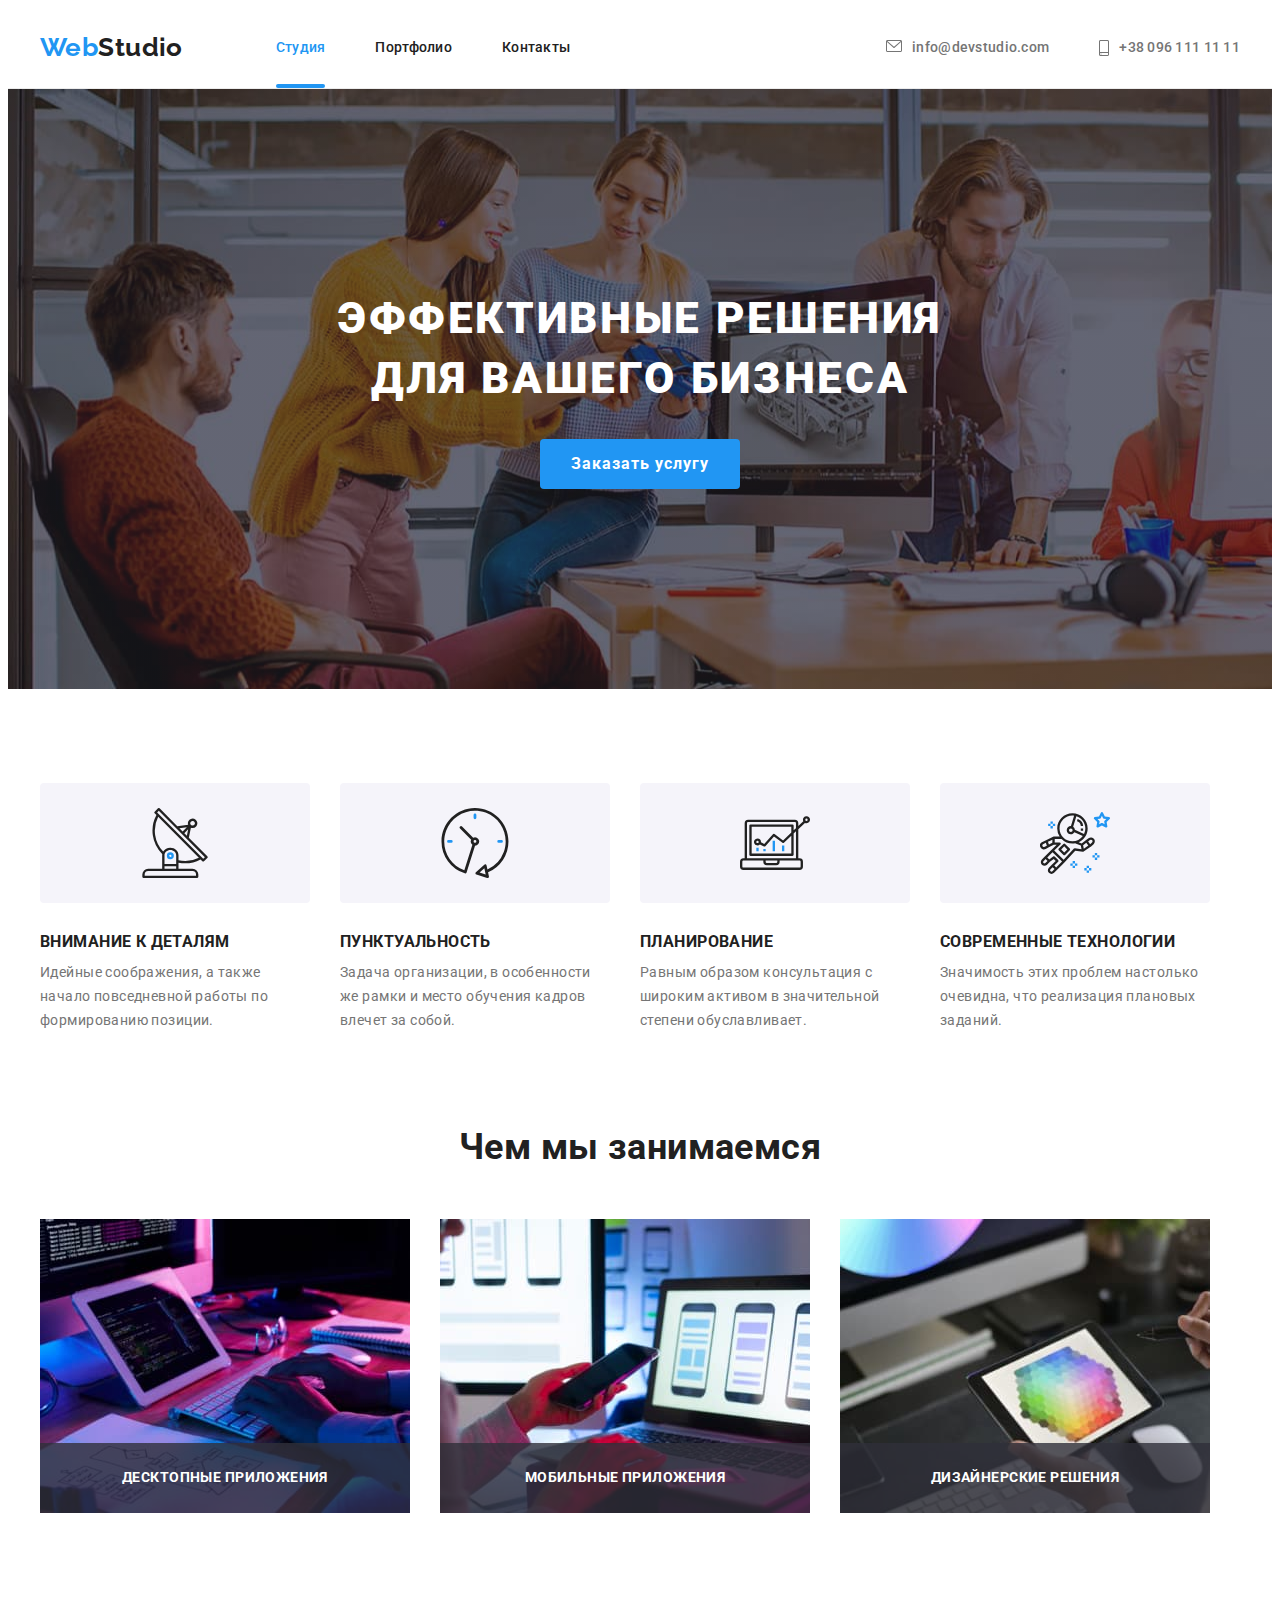
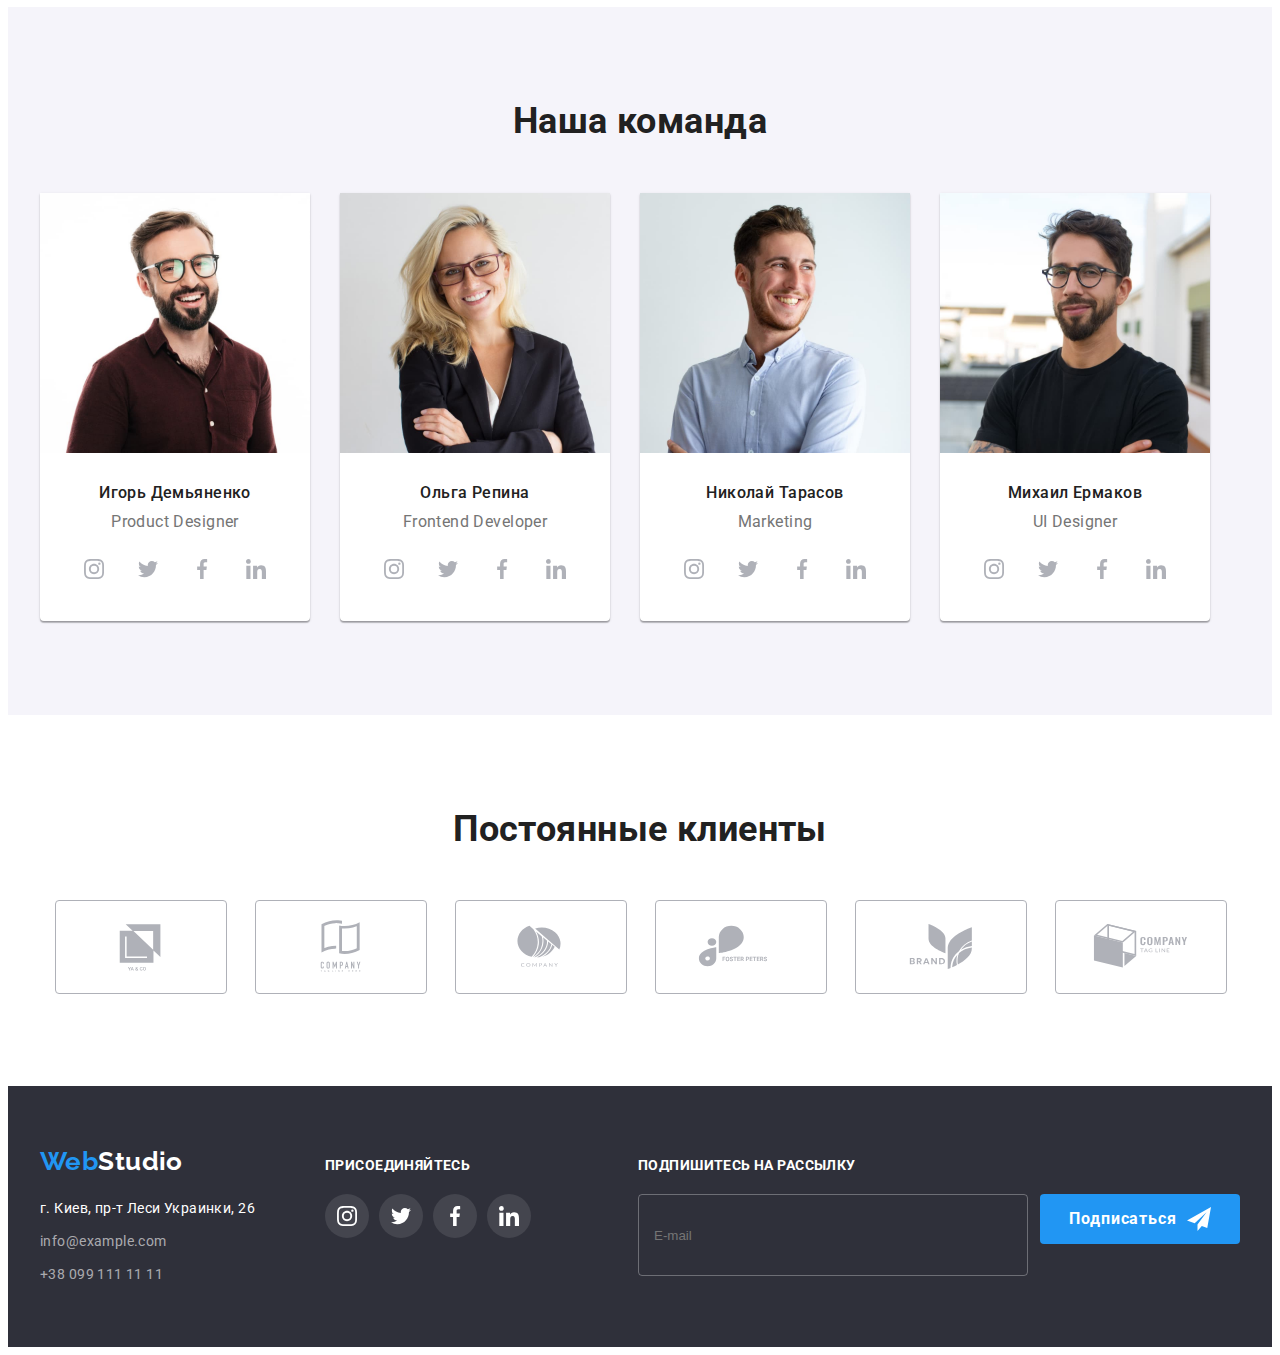
<file: index.html>
<!DOCTYPE html>
<html lang="ru">
  <head>
    <meta charset="UTF-8" />
    <title>Студия</title>
    <link rel="preconnect" href="https://fonts.googleapis.com" />
    <link rel="preconnect" href="https://fonts.gstatic.com" crossorigin />
    <link
      href="https://fonts.googleapis.com/css2?family=Raleway:wght@700&family=Roboto:wght@400;500;700;900&display=swap"
      rel="stylesheet"
    />
    <link
      rel="stylesheet"
      href="https://cdnjs.cloudflare.com/ajax/libs/modern-normalize/1.1.0/modern-normalize.min.css"
      integrity="sha512-wpPYUAdjBVSE4KJnH1VR1HeZfpl1ub8YT/NKx4PuQ5NmX2tKuGu6U/JRp5y+Y8XG2tV+wKQpNHVUX03MfMFn9Q=="
      crossorigin="anonymous"
      referrerpolicy="no-referrer"
    />
    <link rel="stylesheet" href="./css/main.min.css" />
  </head>
  <body>
    <!-- ======= Header ======= -->

    <header class="header">
      <div class="container header__container">
        <nav class="site-nav">
          <a href="" class="logo header__logo"><span class="logo--accent">Web</span>Studio</a>

          <ul class="nav">
            <li class="nav__item">
              <a href="" class="nav__link nav__link--current">Студия</a>
            </li>

            <li class="nav__item">
              <a href="./portfolio.html" class="nav__link">Портфолио </a>
            </li>

            <li class="nav__item"><a href="" class="nav__link">Контакты</a></li>
          </ul>
        </nav>

        <ul class="contacts">
          <li class="contacts__item">
            <a href="mailto:info@devstudio.com" class="contacts__link">
              <svg class="contacts__icon" width="16" height="12">
                <use href="./images/icons.svg#icon-envelope"></use>
              </svg>
              info@devstudio.com
            </a>
          </li>

          <li class="contacts__item">
            <a href="tel:+380961111111" class="contacts__link">
              <svg class="contacts__icon" width="10" height="16">
                <use href="./images/icons.svg#icon-smartphone"></use>
              </svg>
              +38 096 111 11 11</a
            >
          </li>
        </ul>
      </div>
    </header>
    <main>
      <!-- ======= Hero  ======= -->

      <section class="hero">
        <div class="container">
          <h1 class="hero__title">
            Эффективные решения<br />
            для вашего бизнеса
          </h1>
          <button type="button" class="btn hero__btn" data-modal-open>Заказать услугу</button>
        </div>
      </section>

      <!-- ======= Модальное окно ======= -->
      <div class="backdrop backdrop--is-hidden" data-modal>
        <div class="modal">
          <button type="button" class="modal__close-btn" data-modal-close>
            <svg height="11" width="11" class="modal__close-icon">
              <use href="./images/icons.svg#icon-close-btn"></use>
            </svg>
          </button>

          <!-- ======= Плавающий label без id ======= -->
          <form class="form">
            <b class="form__title">Оставьте свои данные, мы вам перезвоним</b>
            <div>
              <label class="form__field">
                <input
                  type="text"
                  class="form__input"
                  name="user-name"
                  autofocus
                  required
                  minlength="2"
                  placeholder=" "
                />
                <span class="form__label">Имя*</span>
                <svg class="form__icon" width="18" height="18">
                  <use href="./images/icons.svg#icon-person-modal"></use>
                </svg>
              </label>

              <label class="form__field">
                <input
                  type="tel"
                  class="form__input"
                  name="tel"
                  required
                  minlength="10"
                  title="+380505055050"
                  placeholder=" "
                />
                <span class="form__label">Телефон*</span>
                <svg class="form__icon" width="18" height="18">
                  <use href="./images/icons.svg#icon-phone-modal"></use>
                </svg>
              </label>

              <label class="form__field">
                <input type="email" class="form__input" name="email" required placeholder=" " />
                <span class="form__label">Почта*</span>
                <svg class="form__icon" width="18" height="18">
                  <use href="./images/icons.svg#icon-email-modal"></use>
                </svg>
              </label>
            </div>

            <!-- === -->
            <div class="comment">
              <label for="comment" class="comment__label">Комментарий</label>
              <textarea
                class="comment__input"
                name="comment"
                id="comment"
                placeholder="Введите текст"
              ></textarea>
            </div>
            <div class="policy">
              <label class="policy__field">
                <input type="checkbox" class="policy__checkbox" name="policy" required />
                <span class="policy__icon"></span>
                <span class="policy__label">Соглашаюсь с рассылкой и принимаю</span>
                <a href="#" class="policy__link">Условия договора</a>
              </label>
            </div>

            <button type="submit" class="btn form__btn">Отправить</button>
          </form>
        </div>
      </div>

      <!-- ======= Форма с id ======= -->
      <!-- <form>
            <h2 class="modal-title">Оставьте свои данные, мы вам перезвоним</h2>
            <div class="form-field">
              <label for="user-name" class="form-label">Имя</label>
              <input type="text" class="form-input" id="user-name" />

              <svg class="form-icon" width="18" height="18">
                <use href="./images/icons.svg#icon-person-modal"></use>
              </svg>
            </div>

            <div class="form-field">
              <label for="user-tel" class="form-label">Телефон</label>
              <input type="tel" class="form-input" id="user-tel" />

              <svg class="form-icon" width="18" height="18">
                <use href="./images/icons.svg#icon-phone-modal"></use>
              </svg>
            </div>

            <div class="form-field">
              <label for="user-email" class="form-label">Почта</label>
              <input type="email" class="form-input" id="user-email" />

              <svg class="form-icon" width="18" height="18">
                <use href="./images/icons.svg#icon-email-modal"></use>
              </svg>
            </div>
              </form> -->

      <!-- ======= -->

      <!-- ======= Особенности  ======= -->

      <section class="section section--no-indent">
        <div class="container">
          <h2 class="section__title section__title--is-hidden">Особенности нашей работы</h2>

          <ul class="features">
            <li class="features__item">
              <div class="features__icon-box">
                <svg class="features__icon" width="70px" height="70px">
                  <use href="./images/icons.svg#icon-antenna-1"></use>
                </svg>
              </div>
              <h3 class="features__title">Внимание к деталям</h3>
              <p>
                Идейные соображения, а также начало повседневной работы по формированию позиции.
              </p>
            </li>

            <li class="features__item">
              <div class="features__icon-box">
                <svg class="icon" width="70px" height="70px">
                  <use href="./images/icons.svg#icon-clock-2"></use>
                </svg>
              </div>
              <h3 class="features__title">Пунктуальность</h3>
              <p>
                Задача организации, в особенности же рамки и место обучения кадров влечет за собой.
              </p>
            </li>

            <li class="features__item">
              <div class="features__icon-box">
                <svg class="features__icon" width="70px" height="70px">
                  <use href="./images/icons.svg#icon-diagram-3"></use>
                </svg>
              </div>
              <h3 class="features__title">Планирование</h3>
              <p>
                Равным образом консультация с широким активом в значительной степени обуславливает.
              </p>
            </li>

            <li class="features__item">
              <div class="features__icon-box">
                <svg class="features__icon" width="70px" height="70px">
                  <use href="./images/icons.svg#icon-astronaut-4"></use>
                </svg>
              </div>
              <h3 class="features__title">Современные технологии</h3>
              <p>Значимость этих проблем настолько очевидна, что реализация плановых заданий.</p>
            </li>
          </ul>
        </div>
      </section>

      <!-- ======= Чем мы занимаемся ======= -->

      <section class="section">
        <div class="container">
          <h2 class="section__title">Чем мы занимаемся</h2>
          <ul class="works">
            <li class="works__item">
              <img src="./images/box1.jpg" alt="Рабочий стол программиста" width="370" />
              <p class="works__text">Десктопные приложения</p>
            </li>

            <li class="works__item">
              <img src="./images/box2.jpg" alt="Работа над адаптивной версткой" width="370" />
              <p class="works__text">Мобильные приложения</p>
            </li>

            <li class="works__item">
              <img src="./images/box3.jpg" alt="Планшет дизайнера" width="370" />
              <p class="works__text">Дизайнерские решения</p>
            </li>
          </ul>
        </div>
      </section>

      <!-- ======= Команда  ======= -->

      <section class="section section--other-bcg">
        <div class="container">
          <h2 class="section__title">Наша команда</h2>
          <ul class="team">
            <li class="team__item">
              <img src="./images/ourteam1.jpg" alt="Портрет Игоря Демьяненко" width="270" />
              <div class="team__info">
                <h3 class="team__title">Игорь Демьяненко</h3>
                <p class="team__text" lang="en">Product Designer</p>

                <ul class="social">
                  <li class="social__item">
                    <a href="#" class="social__link" aria-label="Instagram">
                      <svg class="social__icon" width="20" height="20">
                        <use href="./images/icons.svg#icon-instagram"></use>
                      </svg>
                    </a>
                  </li>
                  <li class="social__item">
                    <a href="#" class="social__link" aria-label="Twitter">
                      <svg class="social__icon" width="20" height="20">
                        <use href="./images/icons.svg#icon-twitter"></use>
                      </svg>
                    </a>
                  </li>
                  <li class="social__item">
                    <a href="#" class="social__link" aria-label="Facebook">
                      <svg class="social__icon" width="20" height="20">
                        <use href="./images/icons.svg#icon-facebook"></use>
                      </svg>
                    </a>
                  </li>
                  <li class="social__item">
                    <a href="#" class="social__link" aria-label="Linkedin">
                      <svg class="social__icon" width="20" height="20">
                        <use href="./images/icons.svg#icon-linkedin"></use>
                      </svg>
                    </a>
                  </li>
                </ul>
              </div>
            </li>

            <li class="team__item">
              <img src="./images/ourteam2.jpg" alt="Портрет Ольги Репиной" width="270" />
              <div class="team__info">
                <h3 class="team__title">Ольга Репина</h3>
                <p class="team__text" lang="en">Frontend Developer</p>

                <ul class="social">
                  <li class="social__item">
                    <a href="#" class="social__link" aria-label="Instagram">
                      <svg class="social__icon" width="20" height="20">
                        <use href="./images/icons.svg#icon-instagram"></use>
                      </svg>
                    </a>
                  </li>
                  <li class="social__item">
                    <a href="#" class="social__link" aria-label="Twitter">
                      <svg class="social__icon" width="20" height="20">
                        <use href="./images/icons.svg#icon-twitter"></use>
                      </svg>
                    </a>
                  </li>
                  <li class="social__item">
                    <a href="#" class="social__link" aria-label="Facebook">
                      <svg class="social__icon" width="20" height="20">
                        <use href="./images/icons.svg#icon-facebook"></use>
                      </svg>
                    </a>
                  </li>
                  <li class="social__item">
                    <a href="#" class="social__link" aria-label="Linkedin">
                      <svg class="social__icon" width="20" height="20">
                        <use href="./images/icons.svg#icon-linkedin"></use>
                      </svg>
                    </a>
                  </li>
                </ul>
              </div>
            </li>

            <li class="team__item">
              <img src="./images/ourteam3.jpg" alt="Портрет Николая Тарасова" width="270" />
              <div class="team__info">
                <h3 class="team__title">Николай Тарасов</h3>
                <p class="team__text" lang="en">Marketing</p>

                <ul class="social">
                  <li class="social__item">
                    <a href="#" class="social__link" aria-label="Instagram">
                      <svg class="social__icon" width="20" height="20">
                        <use href="./images/icons.svg#icon-instagram"></use>
                      </svg>
                    </a>
                  </li>
                  <li class="social__item">
                    <a href="#" class="social__link" aria-label="Twitter">
                      <svg class="social__icon" width="20" height="20">
                        <use href="./images/icons.svg#icon-twitter"></use>
                      </svg>
                    </a>
                  </li>
                  <li class="social__item">
                    <a href="#" class="social__link" aria-label="Facebook">
                      <svg class="social__icon" width="20" height="20">
                        <use href="./images/icons.svg#icon-facebook"></use>
                      </svg>
                    </a>
                  </li>
                  <li class="social__item">
                    <a href="#" class="social__link" aria-label="Linkedin">
                      <svg class="social__icon" width="20" height="20">
                        <use href="./images/icons.svg#icon-linkedin"></use>
                      </svg>
                    </a>
                  </li>
                </ul>
              </div>
            </li>

            <li class="team__item">
              <img src="./images/ourteam4.jpg" alt="Портрет Михаила Ермакова" width="270" />
              <div class="team__info">
                <h3 class="team__title">Михаил Ермаков</h3>
                <p class="team__text" lang="en">UI Designer</p>

                <ul class="social">
                  <li class="social__item">
                    <a href="#" class="social__link" aria-label="Instagram">
                      <svg class="social__icon" width="20" height="20">
                        <use href="./images/icons.svg#icon-instagram"></use>
                      </svg>
                    </a>
                  </li>
                  <li class="social__item">
                    <a href="#" class="social__link" aria-label="Twitter">
                      <svg class="social__icon" width="20" height="20">
                        <use href="./images/icons.svg#icon-twitter"></use>
                      </svg>
                    </a>
                  </li>
                  <li class="social__item">
                    <a href="#" class="social__link" aria-label="Facebook">
                      <svg class="social__icon" width="20" height="20">
                        <use href="./images/icons.svg#icon-facebook"></use>
                      </svg>
                    </a>
                  </li>
                  <li class="social__item">
                    <a href="#" class="social__link" aria-label="Linkedin">
                      <svg class="social__icon" width="20" height="20">
                        <use href="./images/icons.svg#icon-linkedin"></use>
                      </svg>
                    </a>
                  </li>
                </ul>
              </div>
            </li>
          </ul>
        </div>
      </section>

      <!-- ======= >Постоянные клиенты ======= -->

      <section class="section">
        <div class="container">
          <h2 class="section__title">Постоянные клиенты</h2>
          <div class="">
            <ul class="customers">
              <li class="customers__item">
                <a href="#" class="customers__link">
                  <svg class="customers__icon" width="106" height="60">
                    <use href="./images/icons.svg#icon-Logo-1"></use>
                  </svg>
                </a>
              </li>
              <li class="customers__item">
                <a href="#" class="customers__link">
                  <svg class="customers__icon" width="106" height="60">
                    <use href="./images/icons.svg#icon-Logo-2"></use>
                  </svg>
                </a>
              </li>
              <li class="customers__item">
                <a href="#" class="customers__link">
                  <svg class="customers__icon" width="106" height="60">
                    <use href="./images/icons.svg#icon-Logo-3"></use>
                  </svg>
                </a>
              </li>
              <li class="customers__item">
                <a href="#" class="customers__link">
                  <svg class="customers__icon" width="106" height="60">
                    <use href="./images/icons.svg#icon-Logo-4"></use>
                  </svg>
                </a>
              </li>
              <li class="customers__item">
                <a href="#" class="customers__link">
                  <svg class="customers__icon" width="106" height="60">
                    <use href="./images/icons.svg#icon-Logo-5"></use>
                  </svg>
                </a>
              </li>
              <li class="customers__item">
                <a href="#" class="customers__link">
                  <svg class="customers__icon" width="106" height="60">
                    <use href="./images/icons.svg#icon-Logo-6"></use>
                  </svg>
                </a>
              </li>
            </ul>
          </div>
        </div>
      </section>
    </main>

    <!-- ======= Footer  ======= -->

    <footer class="footer-section">
      <div class="container footer">
        <div class="footer__contacts">
          <a href="" class="logo footer__logo"><span class="logo--accent">Web</span>Studio</a>
          <address class="address">
            <ul>
              <li class="address__item">
                <a
                  href="https://goo.gl/maps/BYi2ewcJTZ7RtbM76"
                  target="_blank"
                  class="address__map-link"
                >
                  г. Киев, пр-т Леси Украинки, 26
                </a>
              </li>

              <li class="address__item">
                <a href="mailto:info@example.com" class="address__link"> info@example.com</a>
              </li>

              <li class="address__item">
                <a href="tel:+380991111111" class="address__link"> +38 099 111 11 11 </a>
              </li>
            </ul>
          </address>
        </div>

        <div class="join">
          <p class="join__text">присоединяйтесь</p>

          <ul class="join__list">
            <li class="join__item">
              <a href="#" class="join__link"
                ><svg width="20" height="20">
                  <use href="./images/icons.svg#icon-instagram-footer"></use>
                </svg>
              </a>
            </li>
            <li class="join__item">
              <a href="#" class="join__link"
                ><svg width="20" height="20">
                  <use href="./images/icons.svg#icon-twitter-footer"></use>
                </svg>
              </a>
            </li>
            <li class="join__item">
              <a href="#" class="join__link">
                <svg width="20" height="20">
                  <use href="./images/icons.svg#icon-facebook-footer"></use>
                </svg>
              </a>
            </li>
            <li class="join__item">
              <a href="#" class="join__link"
                ><svg class="width" ="20" height="20">
                  <use href="./images/icons.svg#icon-linkedin-footer"></use>
                </svg>
              </a>
            </li>
          </ul>
        </div>

        <div class="subscribe">
          <label for="subscribe-email" class="subscribe__text">Подпишитесь на рассылку</label>
          <form class="subscribe__form">
            <input
              type="email"
              class="subscribe__input"
              name="email"
              id="subscribe-email"
              placeholder="E-mail"
              autocomplete="email"
            />

            <button type="submit" class="btn subscribe__btn">
              Подписаться
              <svg width="24" height="24 " class="btn__icon">
                <use href="./images/icons.svg#icon-icon-send"></use>
              </svg>
            </button>
          </form>
        </div>
      </div>
    </footer>
    <script src="./js/modal.js"></script>
  </body>
</html>
</file>
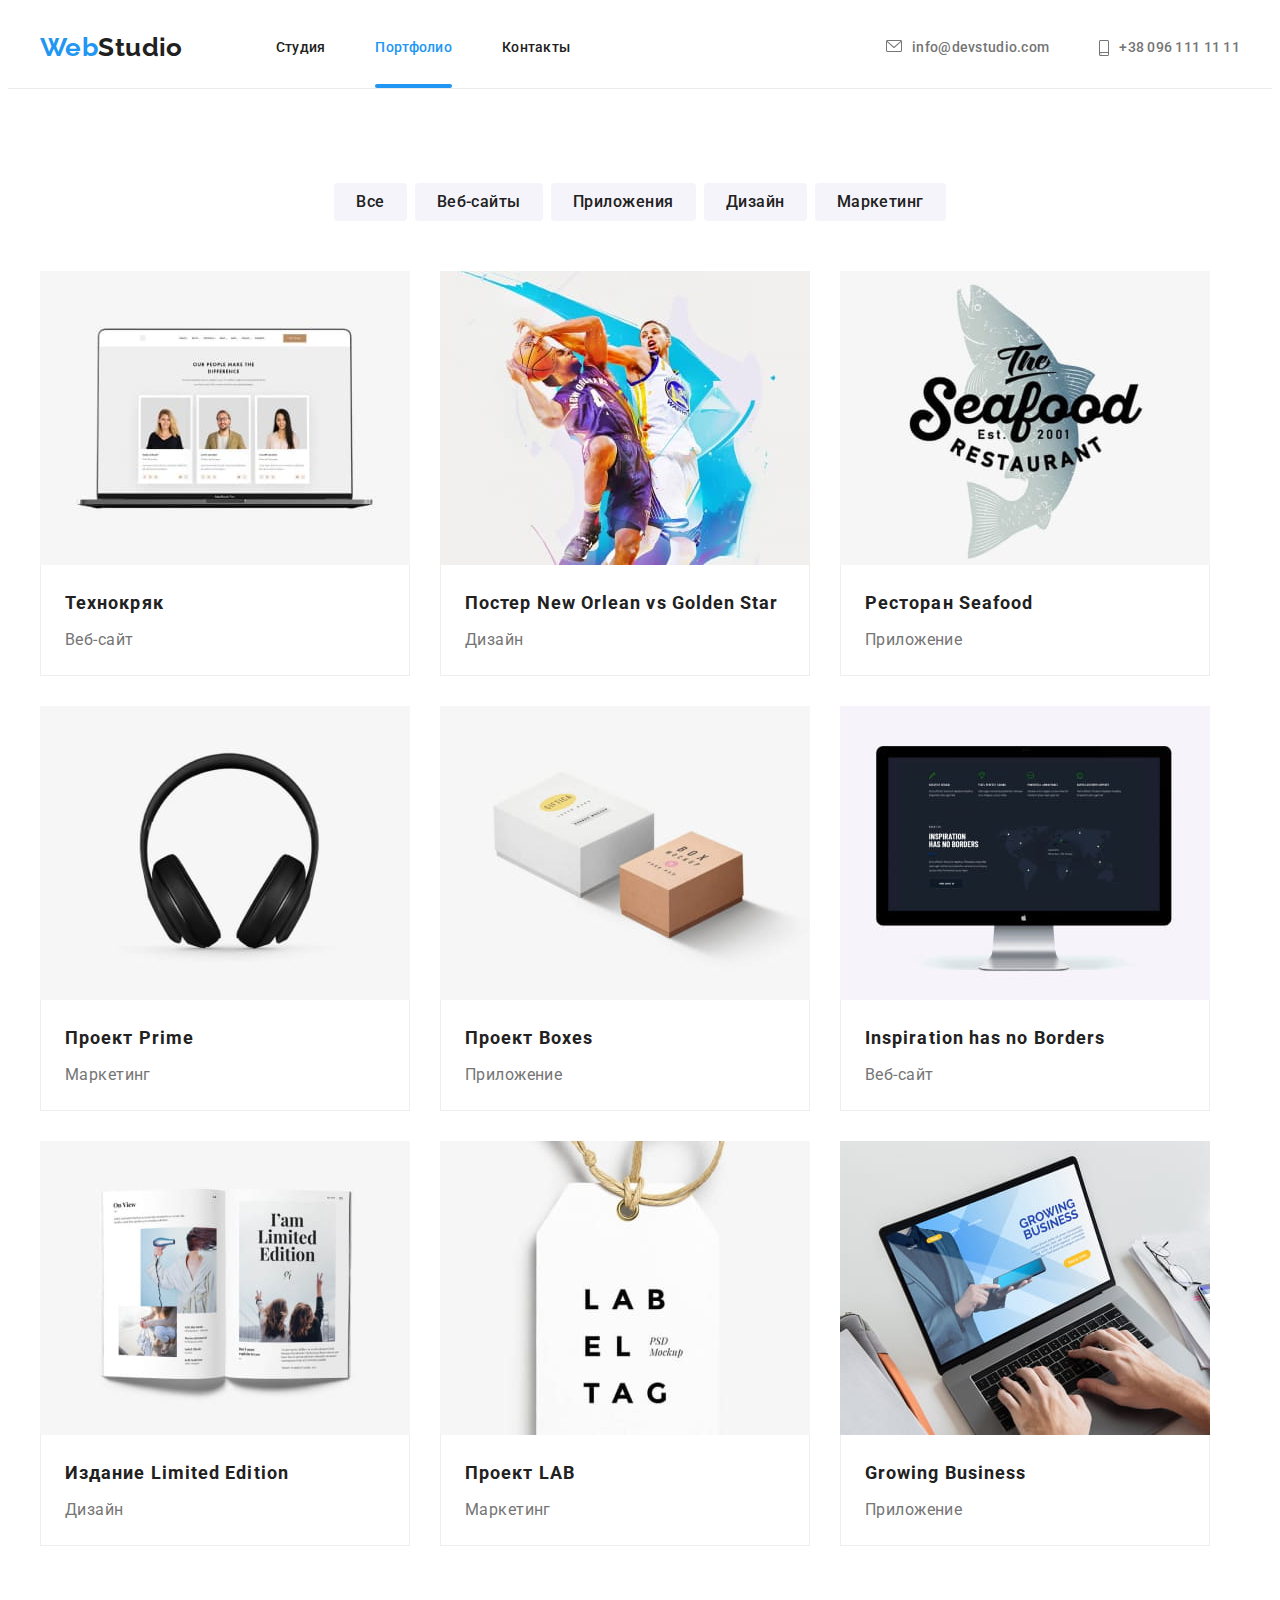
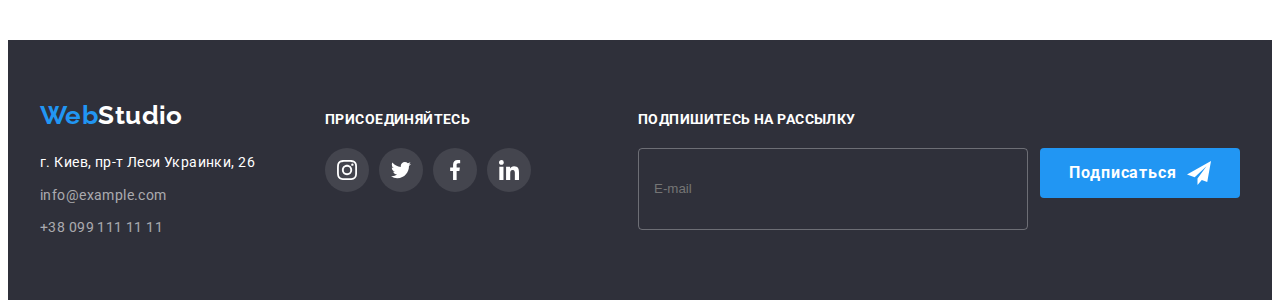
<file: portfolio.html>
<!DOCTYPE html>
<html lang="ru">
  <head>
    <meta charset="UTF-8" />
    <title>Портфолио</title>
    <link rel="preconnect" href="https://fonts.googleapis.com" />
    <link rel="preconnect" href="https://fonts.gstatic.com" crossorigin />
    <link
      href="https://fonts.googleapis.com/css2?family=Raleway:wght@700&family=Roboto:wght@400;500;700;900&display=swap"
      rel="stylesheet"
    />
    <link
      rel="stylesheet"
      href="https://cdnjs.cloudflare.com/ajax/libs/modern-normalize/1.1.0/modern-normalize.min.css"
      integrity="sha512-wpPYUAdjBVSE4KJnH1VR1HeZfpl1ub8YT/NKx4PuQ5NmX2tKuGu6U/JRp5y+Y8XG2tV+wKQpNHVUX03MfMFn9Q=="
      crossorigin="anonymous"
      referrerpolicy="no-referrer"
    />
    <link rel="stylesheet" href="./css/main.min.css" />
  </head>
  <body>
    <!-- ======= Header ======= -->

    <header class="header">
      <div class="container header__container">
        <nav class="site-nav">
          <a href="" class="logo header__logo"><span class="logo--accent">Web</span>Studio</a>

          <ul class="nav">
            <li class="nav__item">
              <a href="./index.html" class="nav__link">Студия</a>
            </li>

            <li class="nav__item">
              <a href="" class="nav__link nav__link--current">Портфолио </a>
            </li>

            <li class="nav__item"><a href="" class="nav__link">Контакты</a></li>
          </ul>
        </nav>

        <ul class="contacts">
          <li class="contacts__item">
            <a href="mailto:info@devstudio.com" class="contacts__link">
              <svg class="contacts__icon" width="16" height="12">
                <use href="./images/icons.svg#icon-envelope"></use>
              </svg>
              info@devstudio.com
            </a>
          </li>

          <li class="contacts__item">
            <a href="tel:+380961111111" class="contacts__link">
              <svg class="contacts__icon" width="10" height="16">
                <use href="./images/icons.svg#icon-smartphone"></use>
              </svg>
              +38 096 111 11 11</a
            >
          </li>
        </ul>
      </div>
    </header>
    <main>
      <section class="section">
        <div class="container">
          <h1 class="section__title--is-hidden">Портфолио</h1>

          <ul class="filter">
            <li class="filter__item">
              <button type="button" class="filter__btn">Все</button>
            </li>

            <li class="filter__item">
              <button type="button" class="filter__btn">Веб-сайты</button>
            </li>

            <li class="filter__item">
              <button type="button" class="filter__btn">Приложения</button>
            </li>

            <li class="filter__item">
              <button type="button" class="filter__btn">Дизайн</button>
            </li>

            <li class="filter__item">
              <button type="button" class="filter__btn">Маркетинг</button>
            </li>
          </ul>

          <!-- Portfolio  -->

          <ul class="portfolio">
            <li class="portfolio__item">
              <a href="" class="portfolio__link">
                <div class="portfolio__overlay">
                  <img src="./images/portfolio-img1.jpg" alt="Экран с сайтом" width="370" />
                  <p class="portfolio__overlay-text">
                    Технокряк это современная площадка распространения коронавируса. Компании
                    используют эту платформу для цифрового шпионажа и атак на защищённые сервера
                    конкурентов.
                  </p>
                </div>

                <div class="portfolio__info">
                  <h2 class="portfolio__title">Технокряк</h2>
                  <p class="portfolio__text">Веб-сайт</p>
                </div>
              </a>
            </li>

            <li class="portfolio__item">
              <a href="" class="portfolio__link">
                <div class="portfolio__overlay">
                  <img src="./images/portfolio-img2.jpg" alt="Баскетболисты" width="370" />
                  <p class="portfolio__overlay-text">
                    Технокряк это современная площадка распространения коронавируса. Компании
                    используют эту платформу для цифрового шпионажа и атак на защищённые сервера
                    конкурентов.
                  </p>
                </div>

                <div class="portfolio__info">
                  <h2 class="portfolio__title">Постер New Orlean vs Golden Star</h2>
                  <p class="portfolio__text">Дизайн</p>
                </div>
              </a>
            </li>

            <li class="portfolio__item">
              <a href="" class="portfolio__link">
                <div class="portfolio__overlay">
                  <img src="./images/portfolio-img3.jpg" alt="Эмблема" width="370" />
                  <p class="portfolio__overlay-text">
                    Технокряк это современная площадка распространения коронавируса. Компании
                    используют эту платформу для цифрового шпионажа и атак на защищённые сервера
                    конкурентов.
                  </p>
                </div>

                <div class="portfolio__info">
                  <h2 class="portfolio__title">Ресторан Seafood</h2>
                  <p class="portfolio__text">Приложение</p>
                </div>
              </a>
            </li>

            <li class="portfolio__item">
              <a href="" class="portfolio__link">
                <div class="portfolio__overlay">
                  <img src="./images/portfolio-img4.jpg" alt="Наушники" width="370" />
                  <p class="portfolio__overlay-text">
                    Технокряк это современная площадка распространения коронавируса. Компании
                    используют эту платформу для цифрового шпионажа и атак на защищённые сервера
                    конкурентов.
                  </p>
                </div>

                <div class="portfolio__info">
                  <h2 class="portfolio__title">Проект Prime</h2>
                  <p class="portfolio__text">Маркетинг</p>
                </div>
              </a>
            </li>

            <li class="portfolio__item">
              <a href="" class="portfolio__link">
                <div class="portfolio__overlay">
                  <img src="./images/portfolio-img5.jpg" alt="Две коробки" width="370" />
                  <p class="portfolio__overlay-text">
                    Технокряк это современная площадка распространения коронавируса. Компании
                    используют эту платформу для цифрового шпионажа и атак на защищённые сервера
                    конкурентов.
                  </p>
                </div>

                <div class="portfolio__info">
                  <h2 class="portfolio__title">Проект Boxes</h2>
                  <p class="portfolio__text">Приложение</p>
                </div>
              </a>
            </li>

            <li class="portfolio__item">
              <a href="" class="portfolio__link">
                <div class="portfolio__overlay">
                  <img src="./images/portfolio-img6.jpg" alt="Монитор" width="370" />
                  <p class="portfolio__overlay-text">
                    Технокряк это современная площадка распространения коронавируса. Компании
                    используют эту платформу для цифрового шпионажа и атак на защищённые сервера
                    конкурентов.
                  </p>
                </div>

                <div class="portfolio__info">
                  <h2 class="portfolio__title">Inspiration has no Borders</h2>
                  <p class="portfolio__text">Веб-сайт</p>
                </div>
              </a>
            </li>

            <li class="portfolio__item">
              <a href="" class="portfolio__link">
                <div class="portfolio__overlay">
                  <img src="./images/portfolio-img7.jpg" alt="Книга" width="370" />
                  <p class="portfolio__overlay-text">
                    Технокряк это современная площадка распространения коронавируса. Компании
                    используют эту платформу для цифрового шпионажа и атак на защищённые сервера
                    конкурентов.
                  </p>
                </div>

                <div class="portfolio__info">
                  <h2 class="portfolio__title">Издание Limited Edition</h2>
                  <p class="portfolio__text">Дизайн</p>
                </div>
              </a>
            </li>

            <li class="portfolio__item">
              <a href="" class="portfolio__link">
                <div class="portfolio__overlay">
                  <img src="./images/portfolio-img8.jpg" alt="Бирка" width="370" />
                  <p class="portfolio__overlay-text">
                    Технокряк это современная площадка распространения коронавируса. Компании
                    используют эту платформу для цифрового шпионажа и атак на защищённые сервера
                    конкурентов.
                  </p>
                </div>

                <div class="portfolio__info">
                  <h2 class="portfolio__title">Проект LAB</h2>
                  <p class="portfolio__text">Маркетинг</p>
                </div>
              </a>
            </li>

            <li class="portfolio__item">
              <a href="" class="portfolio__link">
                <div class="portfolio__overlay">
                  <img src="./images/portfolio-img9.jpg" alt="Ноутбук" width="370" />
                  <p class="portfolio__overlay-text">
                    Технокряк это современная площадка распространения коронавируса. Компании
                    используют эту платформу для цифрового шпионажа и атак на защищённые сервера
                    конкурентов.
                  </p>
                </div>

                <div class="portfolio__info">
                  <h2 class="portfolio__title">Growing Business</h2>
                  <p class="portfolio__text">Приложение</p>
                </div>
              </a>
            </li>
          </ul>
        </div>
      </section>
    </main>

    <!-- ======= Footer  ======= -->

    <footer class="footer-section">
      <div class="container footer">
        <div class="footer__contacts">
          <a href="" class="logo footer__logo"><span class="logo--accent">Web</span>Studio</a>
          <address class="address">
            <ul>
              <li class="address__item">
                <a
                  href="https://goo.gl/maps/BYi2ewcJTZ7RtbM76"
                  target="_blank"
                  class="address__map-link"
                >
                  г. Киев, пр-т Леси Украинки, 26
                </a>
              </li>

              <li class="address__item">
                <a href="mailto:info@example.com" class="address__link"> info@example.com</a>
              </li>

              <li class="address__item">
                <a href="tel:+380991111111" class="address__link"> +38 099 111 11 11 </a>
              </li>
            </ul>
          </address>
        </div>

        <div class="join">
          <p class="join__text">присоединяйтесь</p>

          <ul class="join__list">
            <li class="join__item">
              <a href="#" class="join__link"
                ><svg width="20" height="20">
                  <use href="./images/icons.svg#icon-instagram-footer"></use>
                </svg>
              </a>
            </li>
            <li class="join__item">
              <a href="#" class="join__link"
                ><svg width="20" height="20">
                  <use href="./images/icons.svg#icon-twitter-footer"></use>
                </svg>
              </a>
            </li>
            <li class="join__item">
              <a href="#" class="join__link">
                <svg width="20" height="20">
                  <use href="./images/icons.svg#icon-facebook-footer"></use>
                </svg>
              </a>
            </li>
            <li class="join__item">
              <a href="#" class="join__link"
                ><svg class="width" ="20" height="20">
                  <use href="./images/icons.svg#icon-linkedin-footer"></use>
                </svg>
              </a>
            </li>
          </ul>
        </div>

        <div class="subscribe">
          <label for="subscribe-email" class="subscribe__text">Подпишитесь на рассылку</label>
          <form class="subscribe__form">
            <input
              type="email"
              class="subscribe__input"
              name="email"
              id="subscribe-email"
              placeholder="E-mail"
              autocomplete="email"
            />

            <button type="submit" class="btn subscribe__btn">
              Подписаться
              <svg width="24" height="24 " class="btn__icon">
                <use href="./images/icons.svg#icon-icon-send"></use>
              </svg>
            </button>
          </form>
        </div>
      </div>
    </footer>
  </body>
</html>
</file>
<file: css/main.min.css>
:root{--accent-color: #2196f3;--primary-text-color: #757575;--secondary-text-color: #212121;--white-text-color: #ffffff;--white-bcg-color: #ffffff;--secondary-bcg-color: #f5f4fa;--dark-bcg-color: #2f303a;--card-border: #eeeeee;--icon-color: #afb1b8;--hover-btn-color: #188ce8;--timing-function: cubic-bezier(0.4, 0, 0.2, 1)}body{background-color:var(--white-bcg-color);color:var(--primary-text-color);font-family:'Roboto', sans-serif;font-size:14px;line-height:1.71;letter-spacing:0.03em}h1,h2,h3,h4,h5,h6,p{margin-top:0;margin-bottom:0}img{display:block;max-width:100%;height:auto}a{display:block}ul{list-style:none;margin:0;padding:0}button{padding:0px;cursor:pointer}.section__title,.features__title,.team__title,.portfolio__title{color:var(--secondary-text-color)}.works__text,.team__text,.portfolio__text{font-size:16px;color:var(--primary-text-color)}.container{width:1200px;margin-left:auto;margin-right:auto;padding-right:15px;padding-left:15px}.section{padding-top:94px;padding-bottom:94px}.section--no-indent{padding-bottom:0px}.section--other-bcg{background-color:var(--secondary-bcg-color)}.section__title{margin-bottom:50px;font-size:36px;line-height:1.16;text-align:center}.section__title--is-hidden{position:absolute;clip:rect(0 0 0 0);width:1px;height:1px;margin:-1px;border:0;padding:0;overflow:hidden}.btn{display:-webkit-box;display:-ms-flexbox;display:flex;-webkit-box-pack:center;-ms-flex-pack:center;justify-content:center;-webkit-box-align:center;-ms-flex-align:center;align-items:center;text-align:center;width:200px;height:50px;font-family:inherit;font-weight:700;font-size:16px;line-height:1.87;letter-spacing:0.06em;background-color:var(--accent-color);color:var(--white-text-color);border:none;border-radius:4px;-webkit-transform:scale(1);transform:scale(1);-webkit-transition:background-color 250ms var(--timing-function),scale 250ms var(--timing-function),-webkit-box-shadow 250ms var(--timing-function);transition:background-color 250ms var(--timing-function),scale 250ms var(--timing-function),-webkit-box-shadow 250ms var(--timing-function);transition:background-color 250ms var(--timing-function),scale 250ms var(--timing-function),box-shadow 250ms var(--timing-function);transition:background-color 250ms var(--timing-function),scale 250ms var(--timing-function),box-shadow 250ms var(--timing-function),-webkit-box-shadow 250ms var(--timing-function)}.btn:focus,.btn:hover{-webkit-transform:scale(1.05);transform:scale(1.05);background-color:var(--hover-btn-color);-webkit-box-shadow:0px 4px 4px rgba(0,0,0,0.15);box-shadow:0px 4px 4px rgba(0,0,0,0.15)}.header{max-height:80px;border-bottom:1px solid #ececec}.header__logo{margin-right:93px;padding-top:24px;padding-bottom:25px}.logo{color:var(--secondary-text-color);font-family:Raleway, sans-serif;font-weight:700;font-size:26px;line-height:1.19;text-decoration:none}.logo--accent{color:var(--accent-color)}.header__container,.site-nav{display:-webkit-box;display:-ms-flexbox;display:flex;-webkit-box-align:center;-ms-flex-align:center;align-items:center}.nav{display:-webkit-box;display:-ms-flexbox;display:flex}.nav__item:not(:last-child){margin-right:50px}.nav__link{display:block;max-height:80px;padding-top:32px;padding-bottom:32px;font-weight:500;text-decoration:none;line-height:1.14;letter-spacing:0.02em;color:var(--secondary-text-color);-webkit-transition:color 250ms var(--timing-function);transition:color 250ms var(--timing-function)}.nav__link:hover,.nav__link:focus{color:var(--accent-color)}.nav__link--current{color:var(--accent-color);position:relative}.nav__link--current::after{content:"";display:block;position:absolute;bottom:0;width:100%;height:4px;background-color:var(--accent-color);border-radius:2px}.contacts{display:-webkit-box;display:-ms-flexbox;display:flex;margin-left:auto}.contacts__item:not(:last-child){margin-right:50px}.contacts__link{display:-webkit-box;display:-ms-flexbox;display:flex;max-height:80px;padding-top:32px;padding-bottom:32px;font-weight:500;text-decoration:none;line-height:1.14;letter-spacing:0.02em;color:var(--primary-text-color);-webkit-transition:color 250ms var(--timing-function);transition:color 250ms var(--timing-function)}.contacts__link:hover,.contacts__link:focus{color:var(--accent-color)}.contacts__icon{margin-right:10px;fill:var(--primary-text-color);-webkit-transition:fill 250ms var(--timing-function);transition:fill 250ms var(--timing-function)}.contacts__link:hover .contacts__icon,.contacts__link:focus .contacts__icon{fill:currentColor}.hero{max-width:1600px;margin-left:auto;margin-right:auto;padding-top:200px;padding-bottom:200px;text-align:center;background-color:var(--dark-bcg-color);background-image:-webkit-gradient(linear, left top, left bottom, from(rgba(47,48,58,0.4)), to(rgba(47,48,58,0.4))),url("../images/hero-img.jpg");background-image:linear-gradient(rgba(47,48,58,0.4), rgba(47,48,58,0.4)),url("../images/hero-img.jpg");background-size:cover;background-repeat:no-repeat}.hero__title{margin-bottom:30px;text-align:center;text-transform:uppercase;font-weight:900;font-size:44px;line-height:1.36;letter-spacing:0.06em;color:var(--white-text-color)}.hero__btn{margin-left:auto;margin-right:auto}.backdrop{position:fixed;top:0;bottom:0;right:0;left:0;z-index:2;-webkit-backdrop-filter:blur(5px);backdrop-filter:blur(5px);background-color:rgba(0,0,0,0.2);opacity:1;visibility:visible;-webkit-transition:opacity 250ms var(--timing-function),visibility 350ms var(--timing-function);transition:opacity 250ms var(--timing-function),visibility 350ms var(--timing-function)}.backdrop--is-hidden{opacity:0;visibility:hidden;pointer-events:none}.modal{position:absolute;width:528px;top:50%;left:50%;-webkit-transform:translate(-50%, -50%) scale(1);transform:translate(-50%, -50%) scale(1);-webkit-transition:-webkit-transform 250ms var(--timing-function);transition:-webkit-transform 250ms var(--timing-function);transition:transform 250ms var(--timing-function);transition:transform 250ms var(--timing-function), -webkit-transform 250ms var(--timing-function);padding:40px;background-color:var(--white-bcg-color);-webkit-box-shadow:0px 1px 3px rgba(0,0,0,0.12),0px 1px 1px rgba(0,0,0,0.14),0px 2px 1px rgba(0,0,0,0.2);box-shadow:0px 1px 3px rgba(0,0,0,0.12),0px 1px 1px rgba(0,0,0,0.14),0px 2px 1px rgba(0,0,0,0.2);border-radius:4px}.backdrop--is-hidden .modal{-webkit-transform:translate(-50%, -50%) scale(0.8);transform:translate(-50%, -50%) scale(0.8)}.modal__close-btn{position:absolute;top:8px;right:8px;width:30px;height:30px;background-color:var(--white-bcg-color);border:1px solid rgba(0,0,0,0.1);border-radius:50%;-webkit-transform:scale(1);transform:scale(1);-webkit-transition:-webkit-transform 250ms var(--timing-function);transition:-webkit-transform 250ms var(--timing-function);transition:transform 250ms var(--timing-function);transition:transform 250ms var(--timing-function), -webkit-transform 250ms var(--timing-function)}.modal__close-btn:hover,.modal__close-btn:focus{-webkit-transform:scale(1.05);transform:scale(1.05)}.modal__close-icon{position:absolute;top:8px;right:8px;-webkit-transition:fill 250ms var(--timing-function);transition:fill 250ms var(--timing-function)}.modal__close-btn:hover .modal__close-icon,.modal__close-btn:focus .modal__close-icon{fill:var(--accent-color)}.form__title{display:block;margin-bottom:30px;text-align:center;font-weight:700;font-size:20px;line-height:1.15;color:var(--secondary-text-color)}.form__field{position:relative;display:block}.form__field:not(:last-child){margin-bottom:28px}.form__input{width:100%;height:40px;padding:12px 12px 12px 42px;border:1px solid rgba(33,33,33,0.2);border-radius:4px;-webkit-transition:border-color 250ms var(--timing-function);transition:border-color 250ms var(--timing-function)}.form__input:hover{border-color:var(--accent-color);cursor:pointer}.form__input:focus{border-color:var(--accent-color);outline:var(--accent-color)}.form__input:not(:placeholder-shown):invalid{border-color:#e23535}.form__label{position:absolute;top:50%;left:42px;font-size:12px;line-height:1.16;letter-spacing:0.01em;-webkit-transform:translateY(-50%);transform:translateY(-50%);-webkit-transition:-webkit-transform 250ms var(--timing-function);transition:-webkit-transform 250ms var(--timing-function);transition:transform 250ms var(--timing-function);transition:transform 250ms var(--timing-function), -webkit-transform 250ms var(--timing-function)}.form__input:not(:placeholder-shown)+.form__label{-webkit-transform:translate(-38px, -38px);transform:translate(-38px, -38px)}.form__field:focus-within .form__label{-webkit-transform:translate(-38px, -38px);transform:translate(-38px, -38px)}.form__icon{position:absolute;top:50%;left:12px;-webkit-transform:translateY(-50%);transform:translateY(-50%);-webkit-transition:fill 250ms var(--timing-function);transition:fill 250ms var(--timing-function)}.form__field:focus-within .form__icon{fill:var(--accent-color)}.comment{margin-top:10px;margin-bottom:20px}.comment__label{font-size:12px;line-height:1.16;letter-spacing:0.01em}.comment__input{display:block;width:100%;height:120px;resize:none;padding:12px 16px;border:1px solid rgba(33,33,33,0.2);border-radius:4px;-webkit-transition:border-color 250ms var(--timing-function);transition:border-color 250ms var(--timing-function)}.comment__input:hover{border-color:var(--accent-color);cursor:pointer}.comment__input:focus{border-color:var(--accent-color);outline:var(--accent-color)}.comment__input::-webkit-input-placeholder{font-size:14px;line-height:1.14;letter-spacing:0.01em;color:rgba(117,117,117,0.5)}.comment__input:-ms-input-placeholder{font-size:14px;line-height:1.14;letter-spacing:0.01em;color:rgba(117,117,117,0.5)}.comment__input::-ms-input-placeholder{font-size:14px;line-height:1.14;letter-spacing:0.01em;color:rgba(117,117,117,0.5)}.comment__input::placeholder{font-size:14px;line-height:1.14;letter-spacing:0.01em;color:rgba(117,117,117,0.5)}.policy{margin-bottom:30px}.policy__field{display:-webkit-box;display:-ms-flexbox;display:flex;-webkit-box-pack:center;-ms-flex-pack:center;justify-content:center;-webkit-box-align:center;-ms-flex-align:center;align-items:center}.policy__checkbox{position:absolute;clip:rect(0 0 0 0);width:1px;height:1px;margin:-1px;border:0;padding:0;overflow:hidden}.policy__icon{display:inline-block;width:16px;height:15px;margin-right:7px;border:1px solid var(--secondary-text-color);border-radius:4px}.policy__checkbox:focus+.policy__icon{outline:2px solid #0e6ab6}.policy__checkbox:hover+.policy__icon{cursor:pointer}.policy__checkbox:checked+.policy__icon{background-color:var(--accent-color);border-color:var(--accent-color);background-image:url("../images/icon-check.svg");background-size:cover;background-origin:border-box}.policy__label{display:inline-block;margin-right:5px}.policy__link{display:inline-block;color:var(--accent-color);text-decoration-skip-ink:none}.form__btn{margin-left:auto;margin-right:auto}.features{display:-webkit-box;display:-ms-flexbox;display:flex}.features__item{max-width:270px}.features__item:not(:last-child){margin-right:30px}.features__icon-box{display:-webkit-box;display:-ms-flexbox;display:flex;-webkit-box-pack:center;-ms-flex-pack:center;justify-content:center;-webkit-box-align:center;-ms-flex-align:center;align-items:center;margin-bottom:30px;height:120px;background-color:var(--secondary-bcg-color);border-radius:4px}.features__icon{height:70px;width:70px}.features__title{margin-bottom:10px;text-align:left;font-weight:700;text-transform:uppercase;line-height:1.14}.works{display:-webkit-box;display:-ms-flexbox;display:flex}.works__item{position:relative}.works__item:not(:last-child){margin-right:30px}.works__text{position:absolute;bottom:0;display:-webkit-box;display:-ms-flexbox;display:flex;-webkit-box-pack:center;-ms-flex-pack:center;justify-content:center;-webkit-box-align:center;-ms-flex-align:center;align-items:center;width:100%;height:70px;text-transform:uppercase;font-weight:700;font-size:14px;line-height:1.14;color:var(--white-text-color);background-color:rgba(47,48,58,0.8)}.team{display:-webkit-box;display:-ms-flexbox;display:flex}.team__item{background-color:var(--white-bcg-color);-webkit-box-shadow:0px 1px 3px rgba(0,0,0,0.12),0px 1px 1px rgba(0,0,0,0.14),0px 2px 1px rgba(0,0,0,0.2);box-shadow:0px 1px 3px rgba(0,0,0,0.12),0px 1px 1px rgba(0,0,0,0.14),0px 2px 1px rgba(0,0,0,0.2);border-radius:0px 0px 4px 4px}.team__item:not(:last-child){margin-right:30px}.team__info{padding-top:30px;padding-bottom:30px;text-align:center}.team__title{margin-bottom:10px;font-weight:500;font-size:16px;line-height:1.19}.team__text{line-height:1.19;margin-bottom:16px}.social{display:-webkit-box;display:-ms-flexbox;display:flex;-webkit-box-align:center;-ms-flex-align:center;align-items:center;-webkit-box-pack:center;-ms-flex-pack:center;justify-content:center}.social__item:not(:last-child){margin-right:10px}.social__link{display:-webkit-box;display:-ms-flexbox;display:flex;-webkit-box-align:center;-ms-flex-align:center;align-items:center;-webkit-box-pack:center;-ms-flex-pack:center;justify-content:center;width:44px;height:44px;border-radius:50%;-webkit-transform:scale(1);transform:scale(1);-webkit-transition:background-color 250ms var(--timing-function),-webkit-transform 250ms var(--timing-function);transition:background-color 250ms var(--timing-function),-webkit-transform 250ms var(--timing-function);transition:transform 250ms var(--timing-function),background-color 250ms var(--timing-function);transition:transform 250ms var(--timing-function),background-color 250ms var(--timing-function),-webkit-transform 250ms var(--timing-function)}.social__link:hover,.social__link:focus{border-radius:50%;background-color:var(--accent-color);-webkit-transform:scale(1.05);transform:scale(1.05)}.social__icon{fill:var(--icon-color);-webkit-transition:fill 250ms var(--timing-function);transition:fill 250ms var(--timing-function)}.social__link:hover .social__icon,.social__link:focus .social__icon{fill:var(--white-text-color)}.customers{display:-webkit-box;display:-ms-flexbox;display:flex;-webkit-box-pack:center;-ms-flex-pack:center;justify-content:center;-webkit-box-align:center;-ms-flex-align:center;align-items:center}.customers__item{width:170px;height:92px}.customers__item:not(:last-child){margin-right:30px}.customers__link{display:-webkit-box;display:-ms-flexbox;display:flex;-webkit-box-pack:center;-ms-flex-pack:center;justify-content:center;-webkit-box-align:center;-ms-flex-align:center;align-items:center;width:100%;height:100%;border:1px solid var(--icon-color);border-radius:4px;-webkit-transition:border-color 250ms var(--timing-function);transition:border-color 250ms var(--timing-function)}.customers__link:hover,.customers__link:focus{border-color:var(--accent-color)}.customers__icon{fill:var(--icon-color);-webkit-transition:fill 250ms var(--timing-function);transition:fill 250ms var(--timing-function)}.customers__link:hover .customers__icon,.customers__link:focus .customers__icon{fill:var(--accent-color)}.footer-section{background-color:var(--dark-bcg-color)}.footer{display:-webkit-box;display:-ms-flexbox;display:flex;-webkit-box-align:baseline;-ms-flex-align:baseline;align-items:baseline;padding:60px 0}.footer__contacts{margin-right:70px}.footer__logo{display:block;margin-bottom:20px;color:var(--white-text-color)}.address__item:not(:last-child){margin-bottom:9px}.address{font-style:normal}.address__map-link{color:var(--white-text-color);text-decoration:none}.address__map-link:hover,.address__map-link:focus{color:var(--accent-color)}.address__link{color:rgba(255,255,255,0.6);text-decoration:none;-webkit-transition:color 250ms var(--timing-function);transition:color 250ms var(--timing-function)}.address__link:hover,.address__link:focus{color:var(--accent-color)}.join__text{margin-bottom:20px;font-weight:bold;font-size:14px;line-height:1.14;letter-spacing:0.03em;text-transform:uppercase;color:var(--white-text-color)}.join__list{display:-webkit-box;display:-ms-flexbox;display:flex}.join__item:not(:last-child){margin-right:10px}.join__link{display:-webkit-box;display:-ms-flexbox;display:flex;-webkit-box-align:center;-ms-flex-align:center;align-items:center;-webkit-box-pack:center;-ms-flex-pack:center;justify-content:center;height:44px;width:44px;background-color:rgba(255,255,255,0.1);border-radius:50%;-webkit-transform:scale(1);transform:scale(1);-webkit-transition:background-color 250ms var(--timing-function),-webkit-transform 250ms var(--timing-function);transition:background-color 250ms var(--timing-function),-webkit-transform 250ms var(--timing-function);transition:transform 250ms var(--timing-function),background-color 250ms var(--timing-function);transition:transform 250ms var(--timing-function),background-color 250ms var(--timing-function),-webkit-transform 250ms var(--timing-function)}.join__link:hover,.join__link:focus{background-color:var(--accent-color);-webkit-transform:scale(1.1);transform:scale(1.1)}.subscribe{margin-left:auto}.subscribe__text{display:block;margin-bottom:20px;font-weight:bold;font-size:14px;line-height:1.14;letter-spacing:0.03em;text-transform:uppercase;color:var(--white-text-color)}.subscribe__form{display:-webkit-box;display:-ms-flexbox;display:flex;-webkit-box-pack:center;-ms-flex-pack:center;justify-content:center}.subscribe__input{width:358px;height:50px;padding:15px;border:1px solid rgba(255,255,255,0.3);border-radius:4px;background-color:transparent;color:var(--white-text-color);cursor:pointer;-webkit-transition:border-color 250ms var(--timing-function);transition:border-color 250ms var(--timing-function)}.subscribe__input:hover{border-color:var(--accent-color)}.subscribe__input:hover:focus{outline:1px solid rgba(255,255,255,0.5)}.subscribe__btn{margin-left:12px}.btn__icon{margin-left:10px}.filter{display:-webkit-box;display:-ms-flexbox;display:flex;-webkit-box-pack:center;-ms-flex-pack:center;justify-content:center;margin-bottom:50px}.filter__item:not(:last-child){margin-right:8px}.filter__btn{padding:6px 22px;cursor:pointer;text-align:center;font-weight:500;font-size:16px;line-height:1.62;letter-spacing:0.03em;font-family:inherit;color:var(--secondary-text-color);background-color:var(--secondary-bcg-color);border:transparent;border-radius:4px;-webkit-transition:color 250ms var(--timing-function),background-color 250ms var(--timing-function),-webkit-box-shadow 250ms var(--timing-function);transition:color 250ms var(--timing-function),background-color 250ms var(--timing-function),-webkit-box-shadow 250ms var(--timing-function);transition:color 250ms var(--timing-function),background-color 250ms var(--timing-function),box-shadow 250ms var(--timing-function);transition:color 250ms var(--timing-function),background-color 250ms var(--timing-function),box-shadow 250ms var(--timing-function),-webkit-box-shadow 250ms var(--timing-function)}.filter__btn:focus,.filter__btn:hover{background-color:var(--accent-color);color:var(--white-text-color);-webkit-box-shadow:0px 3px 1px rgba(0,0,0,0.1),0px 1px 2px rgba(0,0,0,0.08),0px 2px 2px rgba(0,0,0,0.12);box-shadow:0px 3px 1px rgba(0,0,0,0.1),0px 1px 2px rgba(0,0,0,0.08),0px 2px 2px rgba(0,0,0,0.12)}.portfolio{display:-webkit-box;display:-ms-flexbox;display:flex;-ms-flex-wrap:wrap;flex-wrap:wrap}.portfolio__item{max-width:calc((100% - 60px) / 3)}.portfolio__item:not(:nth-last-child(-n+3)){margin-bottom:30px}.portfolio__item:not(:nth-child(3n)){margin-right:30px}.portfolio__link{display:block;text-decoration:none;-webkit-transition:-webkit-box-shadow 250ms var(--timing-function);transition:-webkit-box-shadow 250ms var(--timing-function);transition:box-shadow 250ms var(--timing-function);transition:box-shadow 250ms var(--timing-function), -webkit-box-shadow 250ms var(--timing-function)}.portfolio__link:hover,.portfolio__link:focus{-webkit-box-shadow:0px 1px 1px rgba(0,0,0,0.12),0px 4px 4px rgba(0,0,0,0.06),1px 4px 6px rgba(0,0,0,0.16);box-shadow:0px 1px 1px rgba(0,0,0,0.12),0px 4px 4px rgba(0,0,0,0.06),1px 4px 6px rgba(0,0,0,0.16)}.portfolio__info{border-left:1px solid var(--card-border);border-right:1px solid var(--card-border);border-bottom:1px solid var(--card-border);padding:20px 24px}.portfolio__title{font-size:18px;line-height:2;margin-bottom:4px;letter-spacing:0.06em}.portfolio__text{line-height:1.87}.portfolio__overlay{position:relative;overflow:hidden}.portfolio__overlay-text{position:absolute;top:0;left:0;width:100%;height:100%;padding:63px 24px;font-size:18px;line-height:1.56;color:var(--white-text-color);background-color:rgba(33,150,243,0.9);-webkit-transform:translateY(100%);transform:translateY(100%);-webkit-transition:-webkit-transform 250ms var(--timing-function);transition:-webkit-transform 250ms var(--timing-function);transition:transform 250ms var(--timing-function);transition:transform 250ms var(--timing-function), -webkit-transform 250ms var(--timing-function)}.portfolio__link:hover .portfolio__overlay-text,.portfolio__link:focus .portfolio__overlay-text{-webkit-transform:translateY(0);transform:translateY(0)}
/*# sourceMappingURL=main.min.css.map */
</file>
